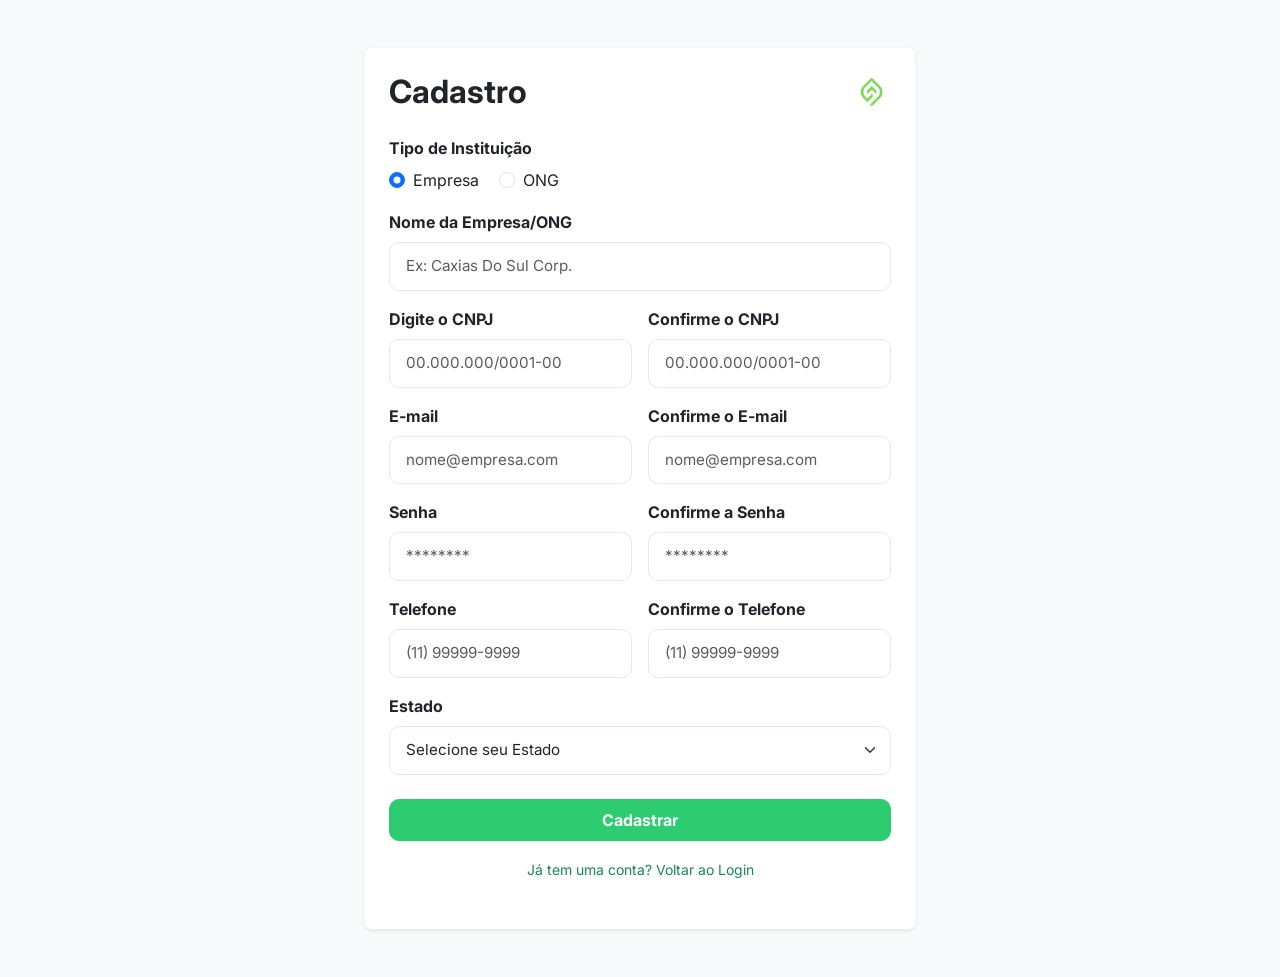
<file: cadastro.html>
<!DOCTYPE html>
<html lang="pt-BR">

<head>
  <meta charset="UTF-8">
  <meta name="viewport" content="width=device-width, initial-scale=1.0">
  <title>LeafTi - Cadastro</title>
  <link rel="shortcut icon" href="images/logosemfundo.png">
  <link href="https://cdn.jsdelivr.net/npm/bootstrap@5.3.3/dist/css/bootstrap.min.css" rel="stylesheet">
  <link rel="stylesheet" type="text/css" href="css/styles.css">
</head>

<body class="bg-light d-flex align-items-center justify-content-center min-vh-100 py-5">

  <div class="card border-0 shadow-sm p-4 w-100" style="max-width: 550px;">
    <div class="d-flex justify-content-between align-items-center mb-4">
      <h2 class="fw-bold m-0">Cadastro</h2>
      <a href="quemsomos.html"><img src="images/logofolha.png" alt="Logo" width="40"></a>
    </div>

    <form id="signup-form" action="index.html" method="GET">
      <div class="mb-3">
        <label class="form-label d-block fw-bold">Tipo de Instituição</label>
        <div class="form-check form-check-inline">
          <input class="form-check-input" type="radio" name="tipoInstituicao" id="radioEmpresa" checked>
          <label class="form-check-label" for="radioEmpresa">Empresa</label>
        </div>
        <div class="form-check form-check-inline">
          <input class="form-check-input" type="radio" name="tipoInstituicao" id="radioOng">
          <label class="form-check-label" for="radioOng">ONG</label>
        </div>
      </div>

      <div class="mb-3">
        <label for="username" class="form-label fw-bold">Nome da Empresa/ONG</label>
        <input type="text" class="form-control" id="username" placeholder="Ex: Caxias Do Sul Corp." required>
      </div>

      <div class="row g-3 mb-3">
        <div class="col-sm-6">
          <label for="CNPJ" class="form-label fw-bold">Digite o CNPJ</label>
          <input type="text" class="form-control" id="CNPJ" placeholder="00.000.000/0001-00" required>
        </div>
        <div class="col-sm-6">
          <label for="CCNPJ" class="form-label fw-bold">Confirme o CNPJ</label>
          <input type="text" class="form-control" id="CCNPJ" placeholder="00.000.000/0001-00" required>
        </div>
      </div>

      <div class="row g-3 mb-3">
        <div class="col-sm-6">
          <label for="Email" class="form-label fw-bold">E-mail</label>
          <input type="email" class="form-control" id="Email" placeholder="nome@empresa.com" required>
        </div>
        <div class="col-sm-6">
          <label for="CEmail" class="form-label fw-bold">Confirme o E-mail</label>
          <input type="email" class="form-control" id="CEmail" placeholder="nome@empresa.com" required>
        </div>
      </div>

      <div class="row g-3 mb-3">
        <div class="col-sm-6">
          <label for="password" class="form-label fw-bold">Senha</label>
          <input type="password" class="form-control" id="password" placeholder="********" required>
        </div>
        <div class="col-sm-6">
          <label for="cpassword" class="form-label fw-bold">Confirme a Senha</label>
          <input type="password" class="form-control" id="cpassword" placeholder="********" required>
        </div>
      </div>

      <div class="row g-3 mb-3">
        <div class="col-sm-6">
          <label for="Telefone" class="form-label fw-bold">Telefone</label>
          <input type="text" class="form-control" id="Telefone" placeholder="(11) 99999-9999" required>
        </div>
        <div class="col-sm-6">
          <label for="cTelefone" class="form-label fw-bold">Confirme o Telefone</label>
          <input type="text" class="form-control" id="cTelefone" placeholder="(11) 99999-9999" required>
        </div>
      </div>

      <div class="mb-4">
        <label for="Estado" class="form-label fw-bold">Estado</label>
        <select class="form-select" id="Estado" required>
          <option value="" disabled selected>Selecione seu Estado</option>
          <option value="AC">Acre</option>
          <option value="AL">Alagoas</option>
          <option value="AP">Amapá</option>
          <option value="AM">Amazonas</option>
          <option value="BA">Bahia</option>
          <option value="CE">Ceará</option>
          <option value="DF">Distrito Federal</option>
          <option value="ES">Espírito Santo</option>
          <option value="GO">Goiás</option>
          <option value="MA">Maranhão</option>
          <option value="MT">Mato Grosso</option>
          <option value="MS">Mato Grosso do Sul</option>
          <option value="MG">Minas Gerais</option>
          <option value="PA">Pará</option>
          <option value="PB">Paraíba</option>
          <option value="PR">Paraná</option>
          <option value="PE">Pernambuco</option>
          <option value="PI">Piauí</option>
          <option value="RJ">Rio de Janeiro</option>
          <option value="RN">Rio Grande do Norte</option>
          <option value="RS">Rio Grande do Sul</option>
          <option value="RO">Rondônia</option>
          <option value="RR">Roraima</option>
          <option value="SC">Santa Catarina</option>
          <option value="SP">São Paulo</option>
          <option value="SE">Sergipe</option>
          <option value="TO">Tocantins</option>
        </select>
      </div>

      <button type="submit" class="btn btn-success w-100 py-2 fw-bold">Cadastrar</button>
    </form>
    
    <div class="text-center mt-3">
      <a href="login.html" class="text-success text-decoration-none small">Já tem uma conta? Voltar ao Login</a>
    </div>
    <p id="error-message" class="text-danger small mt-2 text-center"></p>
  </div>

  <script src="https://cdn.jsdelivr.net/npm/bootstrap@5.3.3/dist/js/bootstrap.bundle.min.js"></script>
  <script src="js/cadastro.js"></script>
</body>
</html>
</file>
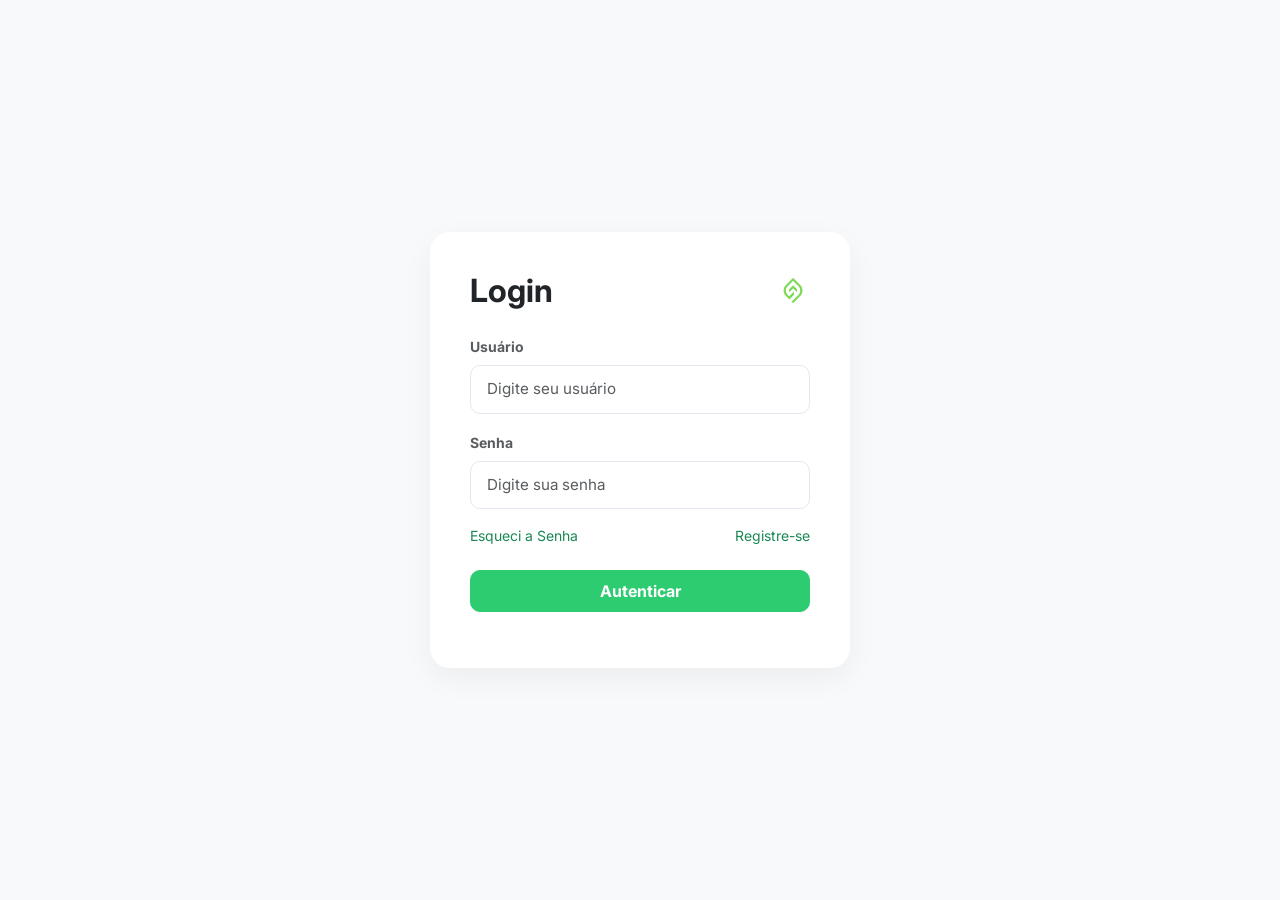
<file: login.html>
<!DOCTYPE html>
<html lang="pt-BR">
<head>
  <meta charset="UTF-8">
  <meta name="viewport" content="width=device-width, initial-scale=1.0">
  <title>LeafTi - Login</title>
  <link rel="shortcut icon" href="images/logosemfundo.png">
  <link href="https://cdn.jsdelivr.net/npm/bootstrap@5.3.3/dist/css/bootstrap.min.css" rel="stylesheet">
  <link rel="stylesheet" type="text/css" href="css/styles.css">
</head>
<body class="bg-light d-flex align-items-center justify-content-center min-vh-100">

  <div class="container d-flex justify-content-center">
    <div class="auth-container" style="max-width: 420px;">
      <div class="d-flex justify-content-between align-items-center mb-4">
        <h2 class="fw-bold m-0 text-dark">Login</h2>
        <a href="quemsomos.html"><img src="images/logofolha.png" alt="Logo" width="35"></a>
      </div>

      <form id="login-form">
        <div class="mb-3">
          <label class="form-label fw-bold small text-muted">Usuário</label>
          <input type="text" class="form-control" id="username" placeholder="Digite seu usuário" required>
        </div>
        <div class="mb-3">
          <label class="form-label fw-bold small text-muted">Senha</label>
          <input type="password" class="form-control" id="password" placeholder="Digite sua senha" required>
        </div>
        
        <div class="d-flex justify-content-between mb-4 small">
          <a href="resetsenha.html" class="text-success text-decoration-none">Esqueci a Senha</a>
          <a href="cadastro.html" class="text-success text-decoration-none">Registre-se</a>
        </div>

        <button type="submit" class="btn btn-success w-100 py-2 fw-bold">Autenticar</button>
      </form>
      <p id="error-message" class="text-danger small text-center mt-2"></p>
    </div>
  </div>

  <script src="js/login.js"></script>
</body>
</html>
</file>
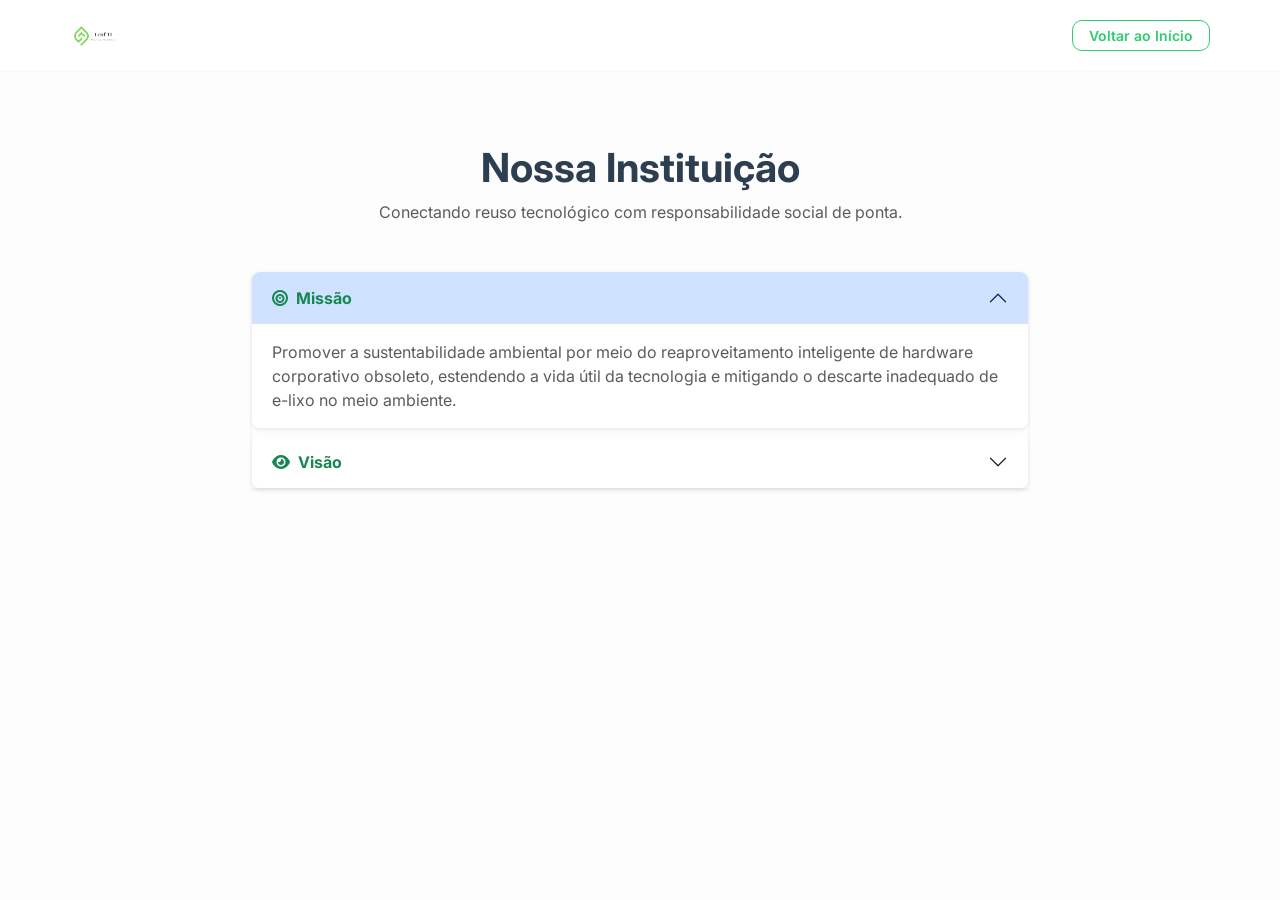
<file: quemsomos.html>
<!DOCTYPE html>
<html lang="pt-BR">
<head>
  <meta charset="UTF-8">
  <meta name="viewport" content="width=device-width, initial-scale=1.0">
  <title>LeafTi - Quem Somos</title>
  <link rel="shortcut icon" href="images/logosemfundo.png">
  <link href="https://cdn.jsdelivr.net/npm/bootstrap@5.3.3/dist/css/bootstrap.min.css" rel="stylesheet">
  <link rel="stylesheet" href="https://cdnjs.cloudflare.com/ajax/libs/font-awesome/6.4.0/css/all.min.css">
  <link rel="stylesheet" type="text/css" href="css/styles.css">
</head>
<body>

  <header class="sticky-top bg-white border-bottom border-light">
    <nav class="navbar navbar-expand-lg navbar-light container">
      <a class="navbar-brand" href="index.html"><img src="images/logo vertical.png" width="50" alt="Logo"></a>
      <div class="navbar-nav ms-auto"><a class="btn btn-outline-success btn-sm px-3" href="index.html">Voltar ao Início</a></div>
    </nav>
  </header>

  <main class="container my-5 py-4" style="max-width: 800px;">
    <div class="text-center mb-5">
      <h1 class="fw-bold">Nossa Instituição</h1>
      <p class="text-muted">Conectando reuso tecnológico com responsabilidade social de ponta.</p>
    </div>

    <div class="accordion shadow-sm" id="accordionExample">
      <div class="accordion-item border-0 mb-2 rounded-3 overflow-hidden shadow-sm">
        <h2 class="accordion-header">
          <button class="accordion-button fw-bold text-success" type="button" data-bs-toggle="collapse" data-bs-target="#c1">
            <i class="fas fa-bullseye me-2"></i>Missão
          </button>
        </h2>
        <div id="c1" class="accordion-collapse collapse show" data-bs-parent="#accordionExample">
          <div class="accordion-body text-muted">Promover a sustentabilidade ambiental por meio do reaproveitamento inteligente de hardware corporativo obsoleto, estendendo a vida útil da tecnologia e mitigando o descarte inadequado de e-lixo no meio ambiente.</div>
        </div>
      </div>
      <div class="accordion-item border-0 mb-2 rounded-3 overflow-hidden shadow-sm">
        <h2 class="accordion-header">
          <button class="accordion-button collapsed fw-bold text-success" type="button" data-bs-toggle="collapse" data-bs-target="#c2">
            <i class="fas fa-eye me-2"></i>Visão
          </button>
        </h2>
        <div id="c2" class="accordion-collapse collapse" data-bs-parent="#accordionExample">
          <div class="accordion-body text-muted">Consolidar-se como a principal plataforma acadêmica de economia circular aplicada à TI, sendo referência em responsabilidade ambiental e filantropia corporativa estruturada.</div>
        </div>
      </div>
    </div>
  </main>

  <script src="https://cdn.jsdelivr.net/npm/bootstrap@5.3.3/dist/js/bootstrap.bundle.min.js"></script>
</body>
</html>
</file>
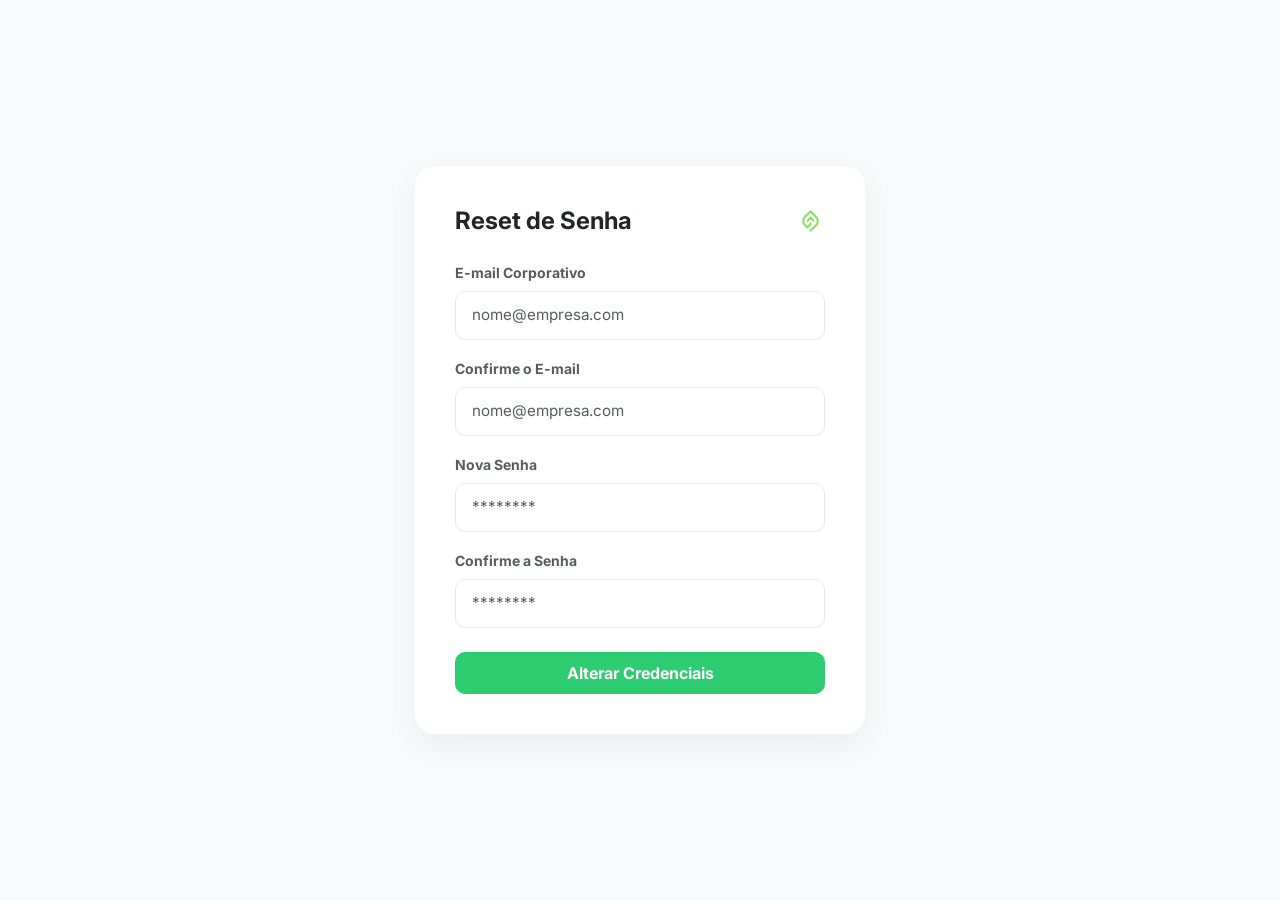
<file: resetsenha.html>
<!DOCTYPE html>
<html lang="pt-BR">
<head>
  <meta charset="UTF-8">
  <meta name="viewport" content="width=device-width, initial-scale=1.0">
  <title>LeafTi - Recuperar Senha</title>
  <link rel="shortcut icon" href="images/logosemfundo.png">
  <link href="https://cdn.jsdelivr.net/npm/bootstrap@5.3.3/dist/css/bootstrap.min.css" rel="stylesheet">
  <link rel="stylesheet" type="text/css" href="css/styles.css">
</head>
<body class="bg-light d-flex align-items-center justify-content-center min-vh-100">

  <div class="container d-flex justify-content-center">
    <div class="auth-container" style="max-width: 450px;">
      <div class="d-flex justify-content-between align-items-center mb-4">
        <h2 class="fw-bold fs-4 m-0 text-dark">Reset de Senha</h2>
        <a href="login.html"><img src="images/logofolha.png" alt="Logo" width="30"></a>
      </div>

      <form id="reset-form">
        <div class="mb-3">
          <label class="form-label fw-bold small text-muted">E-mail Corporativo</label>
          <input type="email" class="form-control" id="Email" placeholder="nome@empresa.com" required>
        </div>
        <div class="mb-3">
          <label class="form-label fw-bold small text-muted">Confirme o E-mail</label>
          <input type="email" class="form-control" id="CEmail" placeholder="nome@empresa.com" required>
        </div>
        <div class="mb-3">
          <label class="form-label fw-bold small text-muted">Nova Senha</label>
          <input type="password" class="form-control" id="password" placeholder="********" required>
        </div>
        <div class="mb-4">
          <label class="form-label fw-bold small text-muted">Confirme a Senha</label>
          <input type="password" class="form-control" id="cpassword" placeholder="********" required>
        </div>

        <button type="submit" class="btn btn-success w-100 py-2 fw-bold">Alterar Credenciais</button>
      </form>
    </div>
  </div>

  <script src="js/login.js"></script>
</body>
</html>
</file>
<file: css/styles.css>
@import url('https://fonts.googleapis.com/css2?family=Inter:wght@300;400;500;600;700&display=swap');

:root {
  --primary-green: #2ecc71;
  --dark-green: #27ae60;
  --light-green: #e8f8f0;
  --dark-slate: #2c3e50;
  --text-muted: #7f8c8d;
  --bg-global: #fdfdfd;
  --card-shadow: 0 4px 20px rgba(0, 0, 0, 0.04);
  --hover-shadow: 0 12px 30px rgba(46, 204, 113, 0.12);
}

body {
  font-family: 'Inter', sans-serif;
  background-color: var(--bg-global);
  color: var(--dark-slate);
}

/* Navbar */
.navbar {
  padding: 0.8rem 0;
  background: #ffffff !important;
}
.nav-link {
  font-weight: 500;
  color: #5a6c7d !important;
  transition: color 0.2s ease;
}
.nav-link:hover, .nav-link.active {
  color: var(--primary-green) !important;
}

/* Cards de Produtos */
.product-card {
  border: none !important;
  border-radius: 16px !important;
  background: #ffffff;
  box-shadow: var(--card-shadow);
  transition: transform 0.3s cubic-bezier(0.16, 1, 0.3, 1), box-shadow 0.3s ease !important;
  overflow: hidden;
}
.product-card:hover {
  transform: translateY(-6px);
  box-shadow: var(--hover-shadow);
}
.product-img-wrapper {
  background: #f9fbf9;
  height: 200px;
  display: flex;
  align-items: center;
  justify-content: center;
  padding: 1.5rem;
}
.product-img-wrapper img {
  max-height: 100%;
  max-width: 100%;
  object-fit: contain;
}

/* Botões */
.btn-success {
  background-color: var(--primary-green) !important;
  border-color: var(--primary-green) !important;
  border-radius: 10px !important;
  font-weight: 600;
  padding: 0.6rem 1.2rem;
}
.btn-success:hover {
  background-color: var(--dark-green) !important;
  border-color: var(--dark-green) !important;
}
.btn-outline-success {
  color: var(--primary-green) !important;
  border-color: var(--primary-green) !important;
  border-radius: 10px !important;
  font-weight: 600;
}
.btn-outline-success:hover {
  background-color: var(--primary-green) !important;
  color: #ffffff !important;
}
.btn-outline-dark {
  border-radius: 10px !important;
  font-weight: 600;
}

/* Seção de Contato e Formulários Centrais */
.contact-section {
  background: linear-gradient(135deg, #1abc9c 0%, #2ecc71 100%);
  border-radius: 24px;
  padding: 4rem 2rem;
}
.form-control, .form-select {
  border: 1px solid #e2e8f0;
  border-radius: 10px;
  padding: 0.75rem 1rem;
  font-size: 0.95rem;
}
.form-control:focus, .form-select:focus {
  border-color: var(--primary-green);
  box-shadow: 0 0 0 4px rgba(46, 204, 113, 0.15);
}

/* Sidebar de Filtros Lateral (Estilo Foto 1) */
.filter-sidebar {
  background: var(--primary-green);
  color: #ffffff;
  border-radius: 16px;
  padding: 1.5rem;
  box-shadow: var(--card-shadow);
}
.filter-sidebar .form-control, .filter-sidebar .form-select {
  background: #ffffff;
  color: var(--dark-slate);
}

/* Estrutura das Telas de Login/Cadastro */
.auth-container {
  background: #ffffff;
  border-radius: 20px;
  box-shadow: 0 10px 30px rgba(0, 0, 0, 0.05);
  padding: 2.5rem;
  width: 100%;
}
</file>
